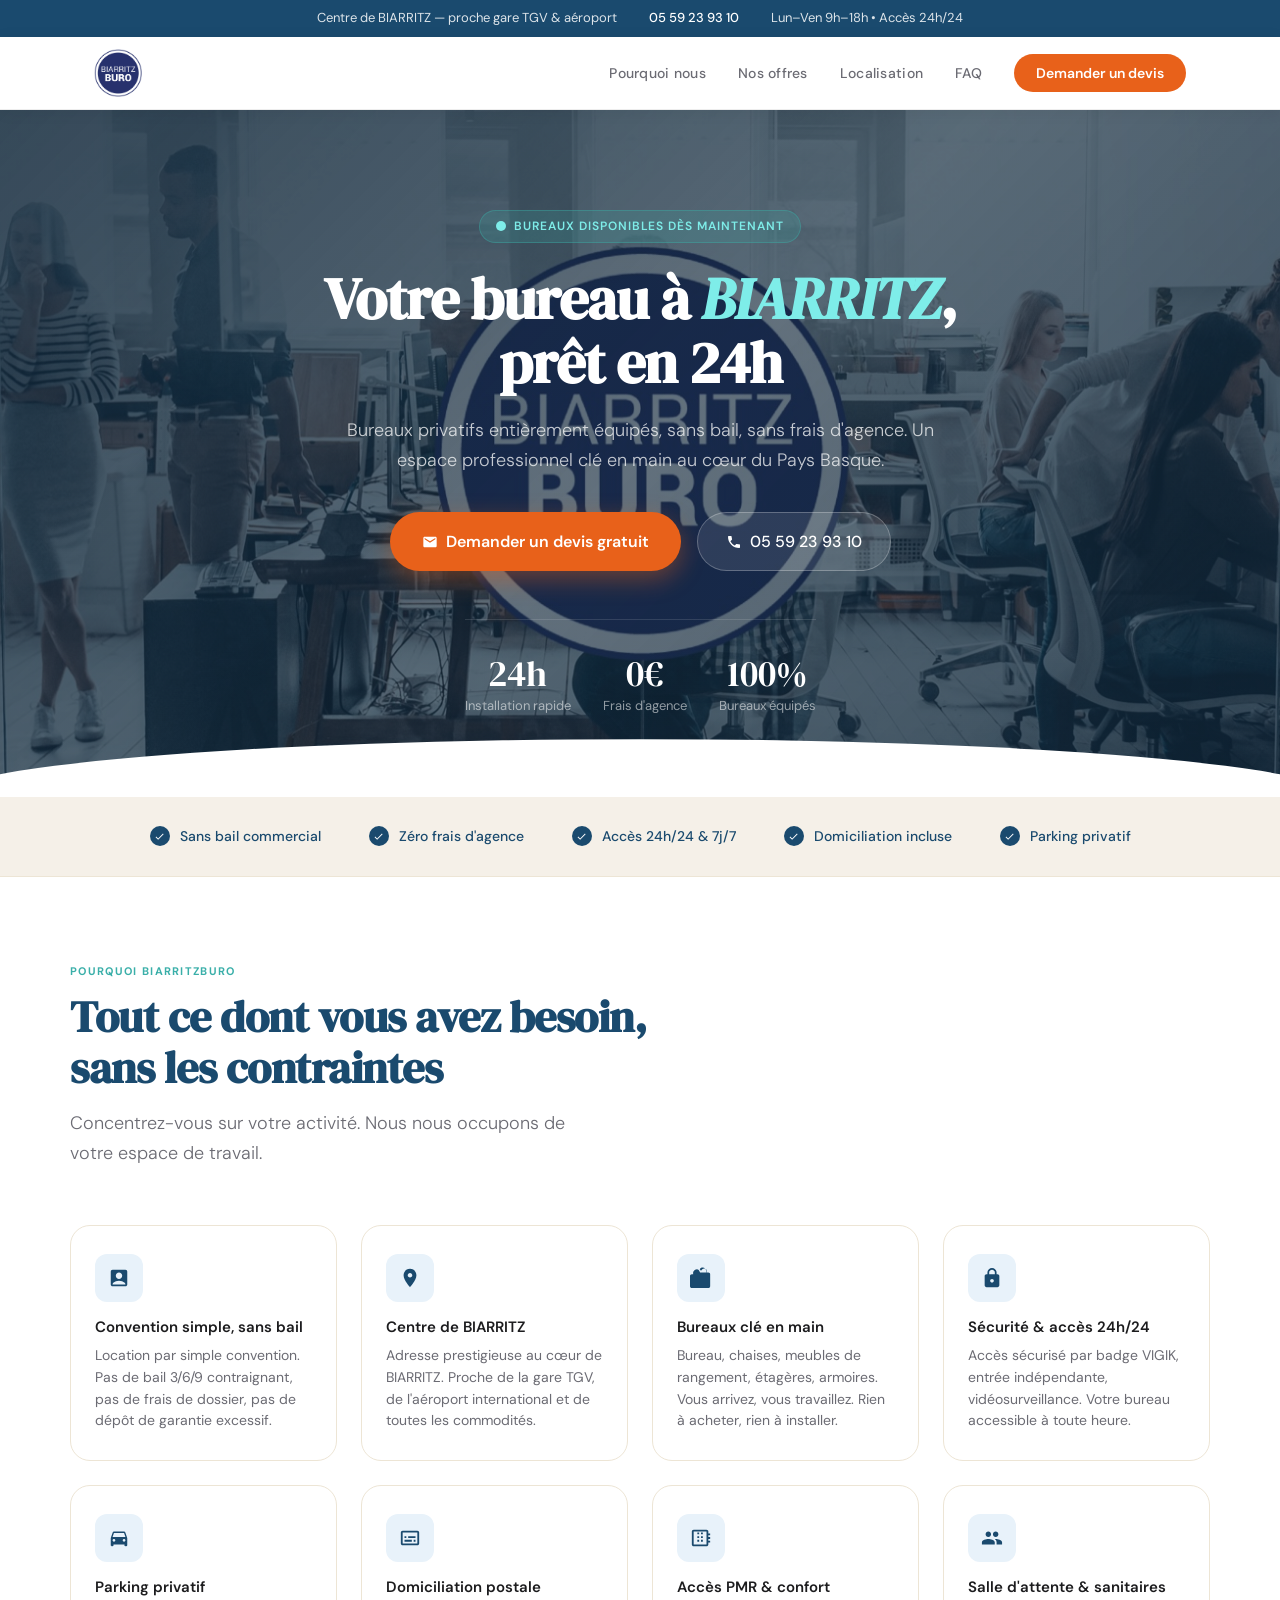
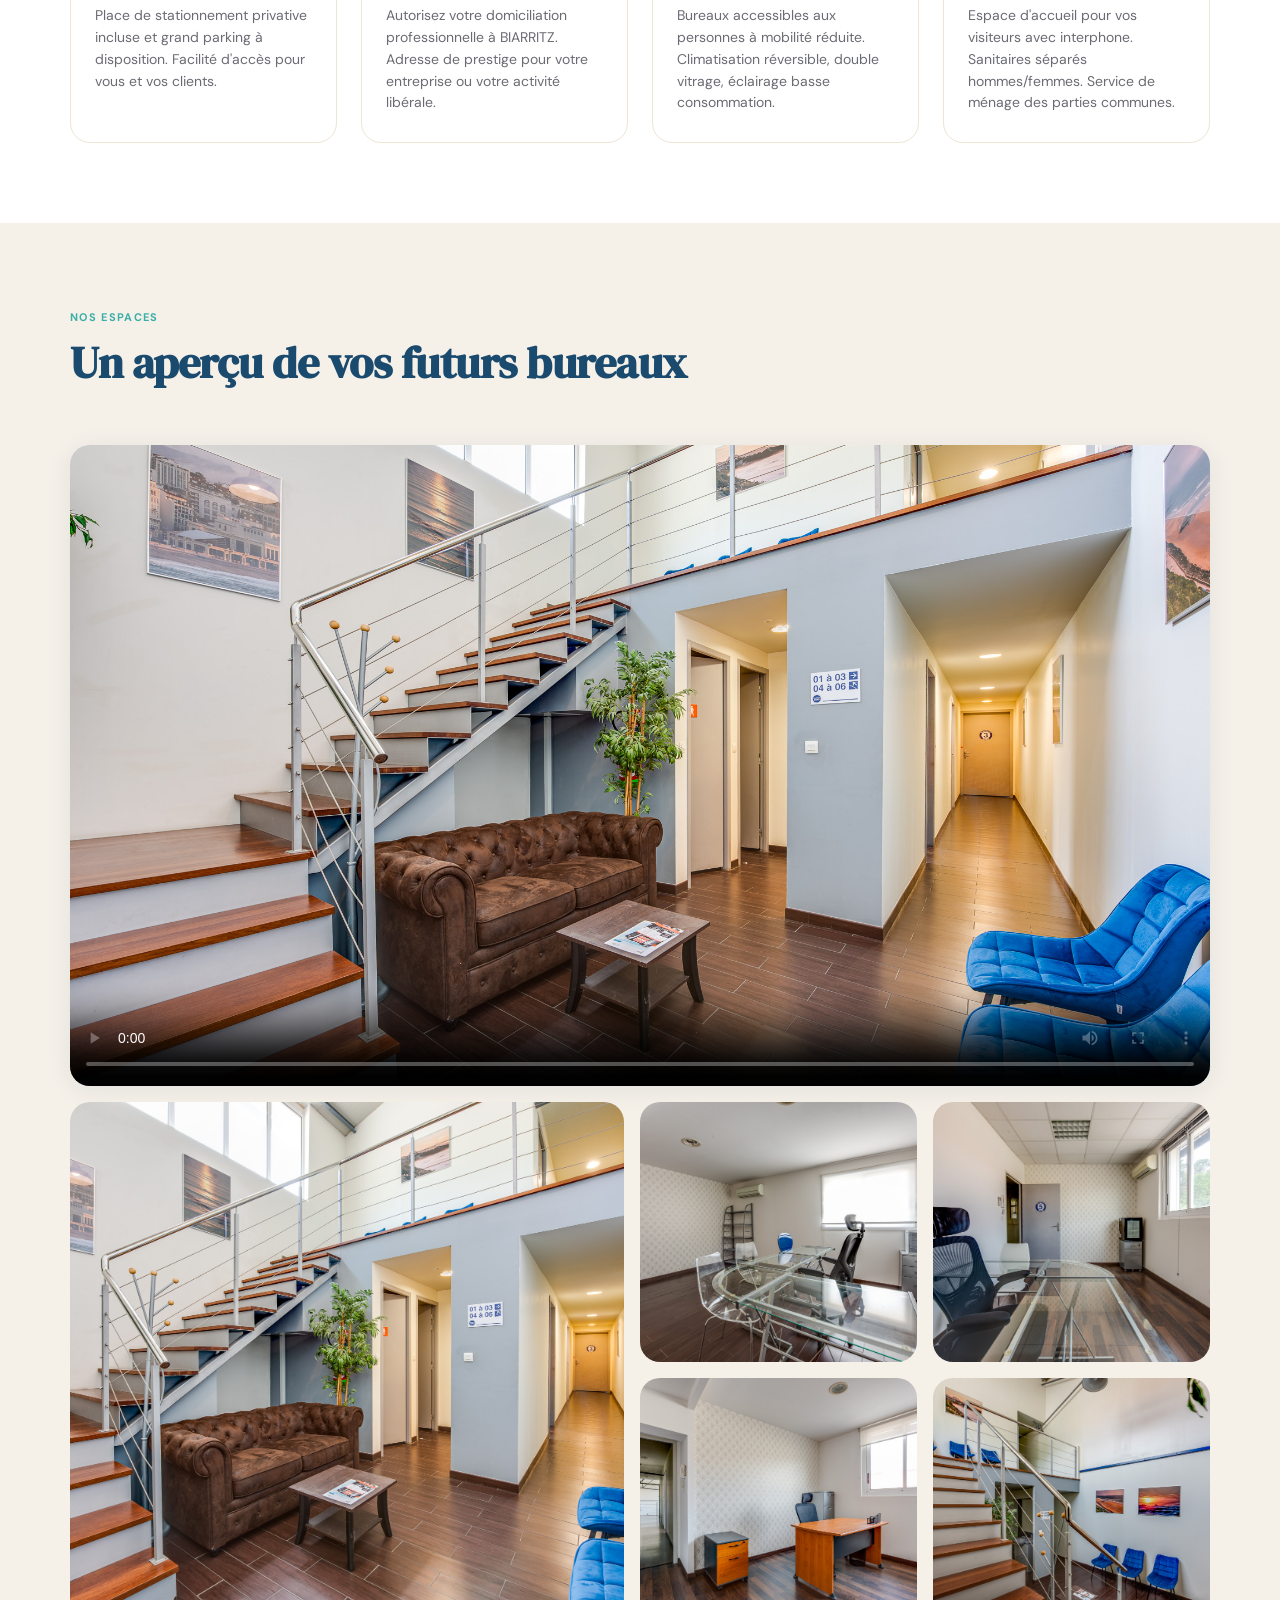
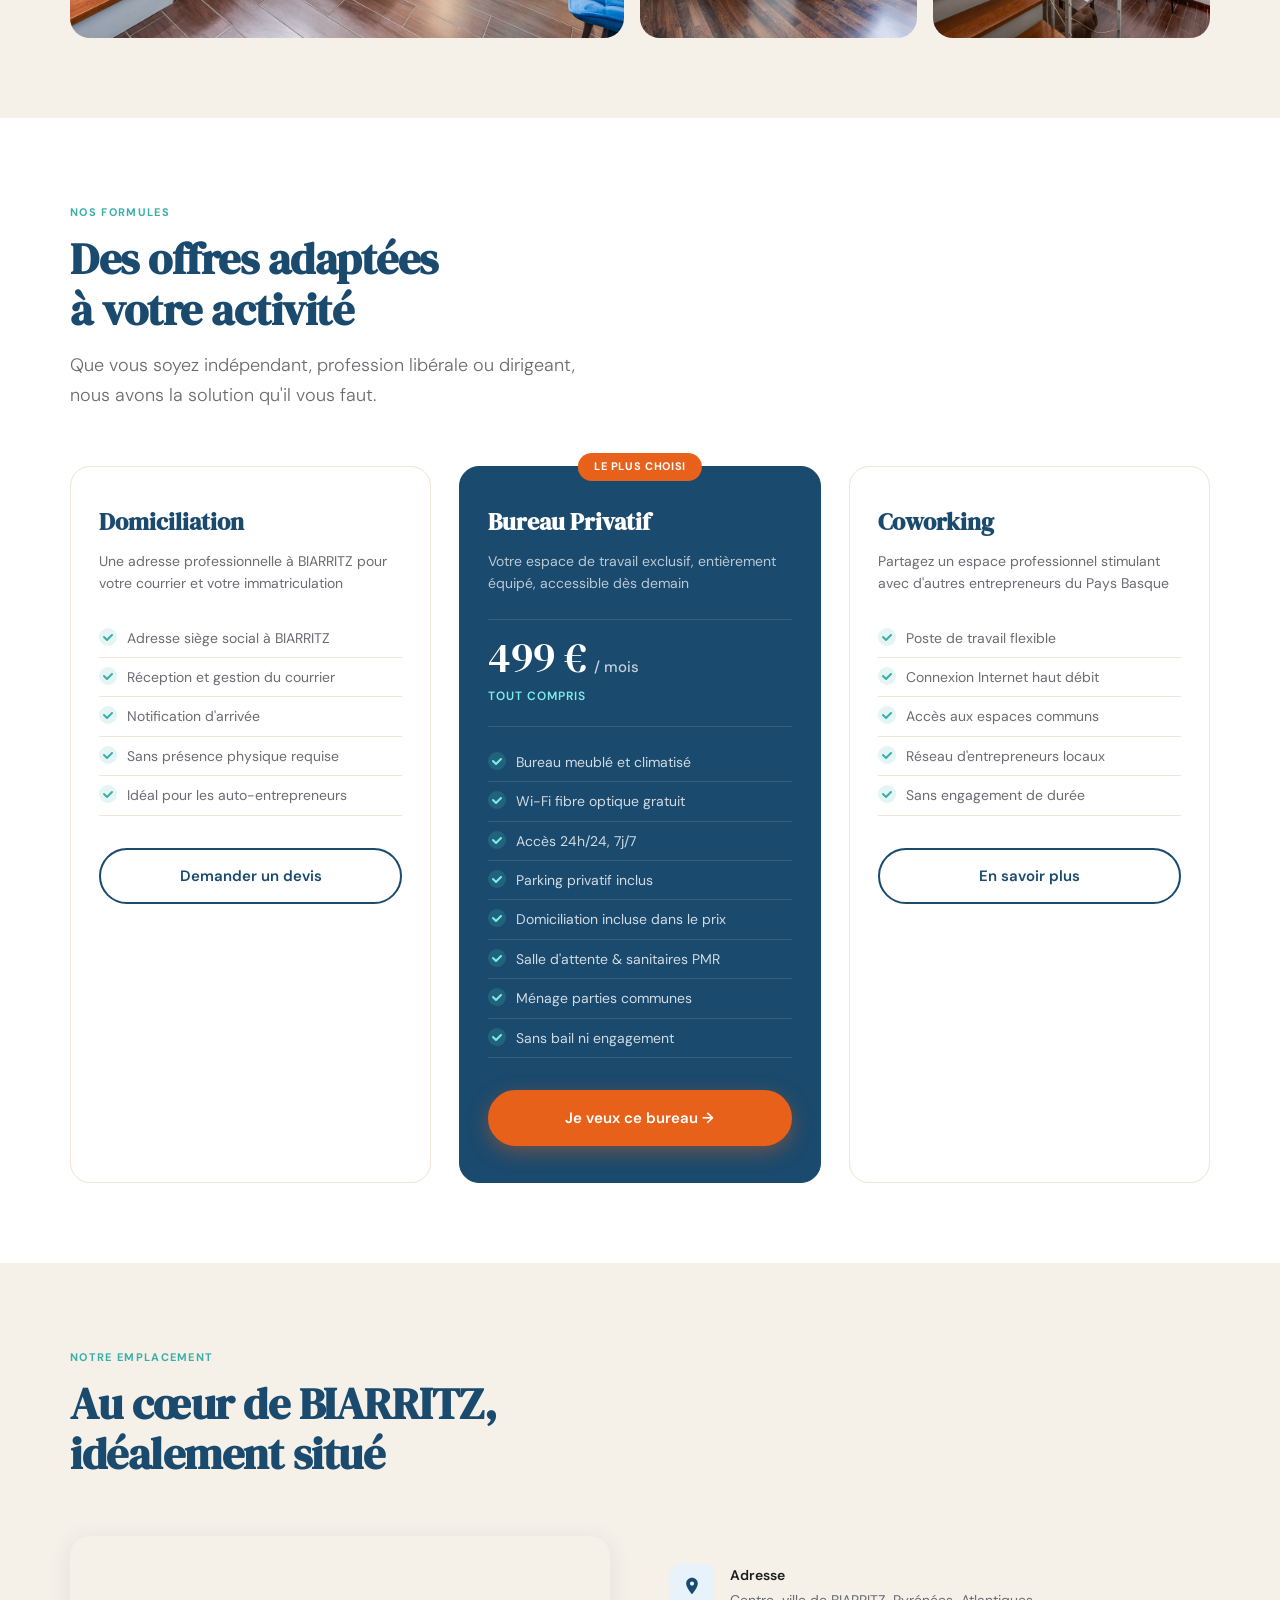
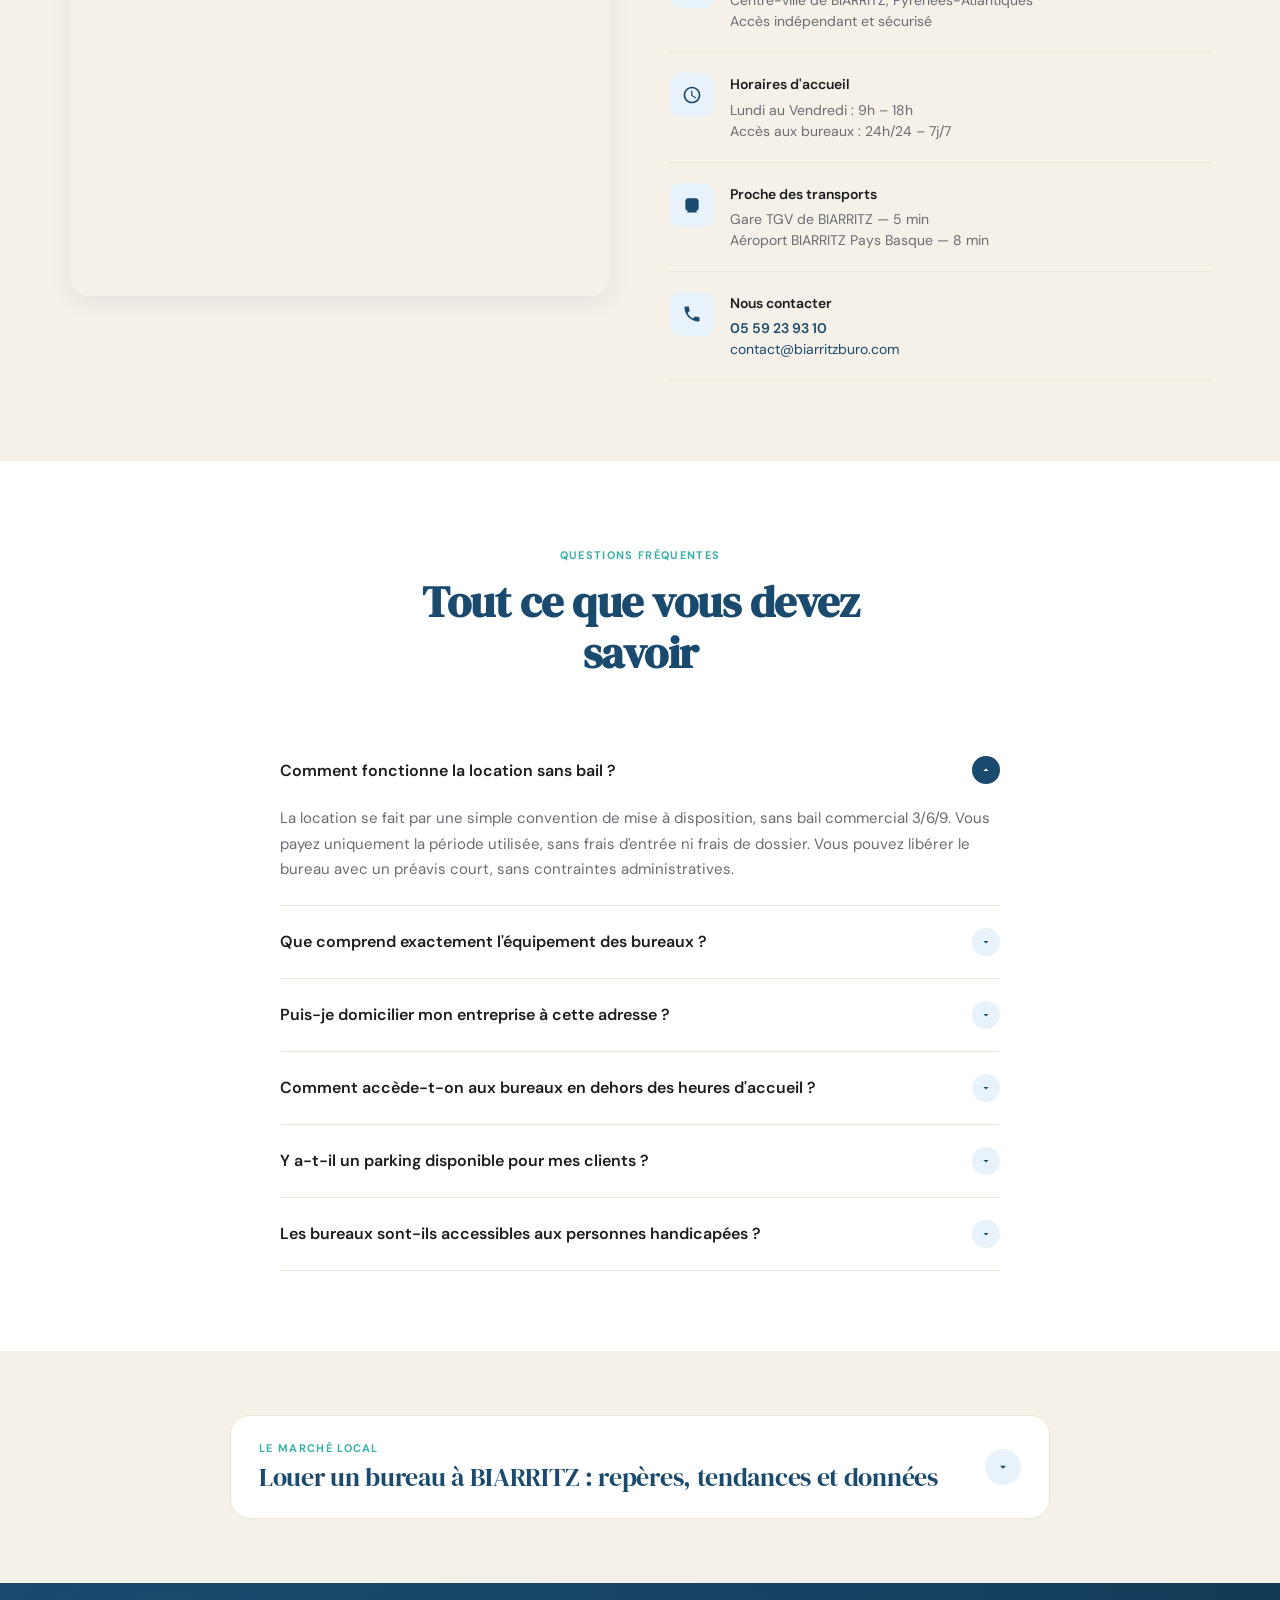
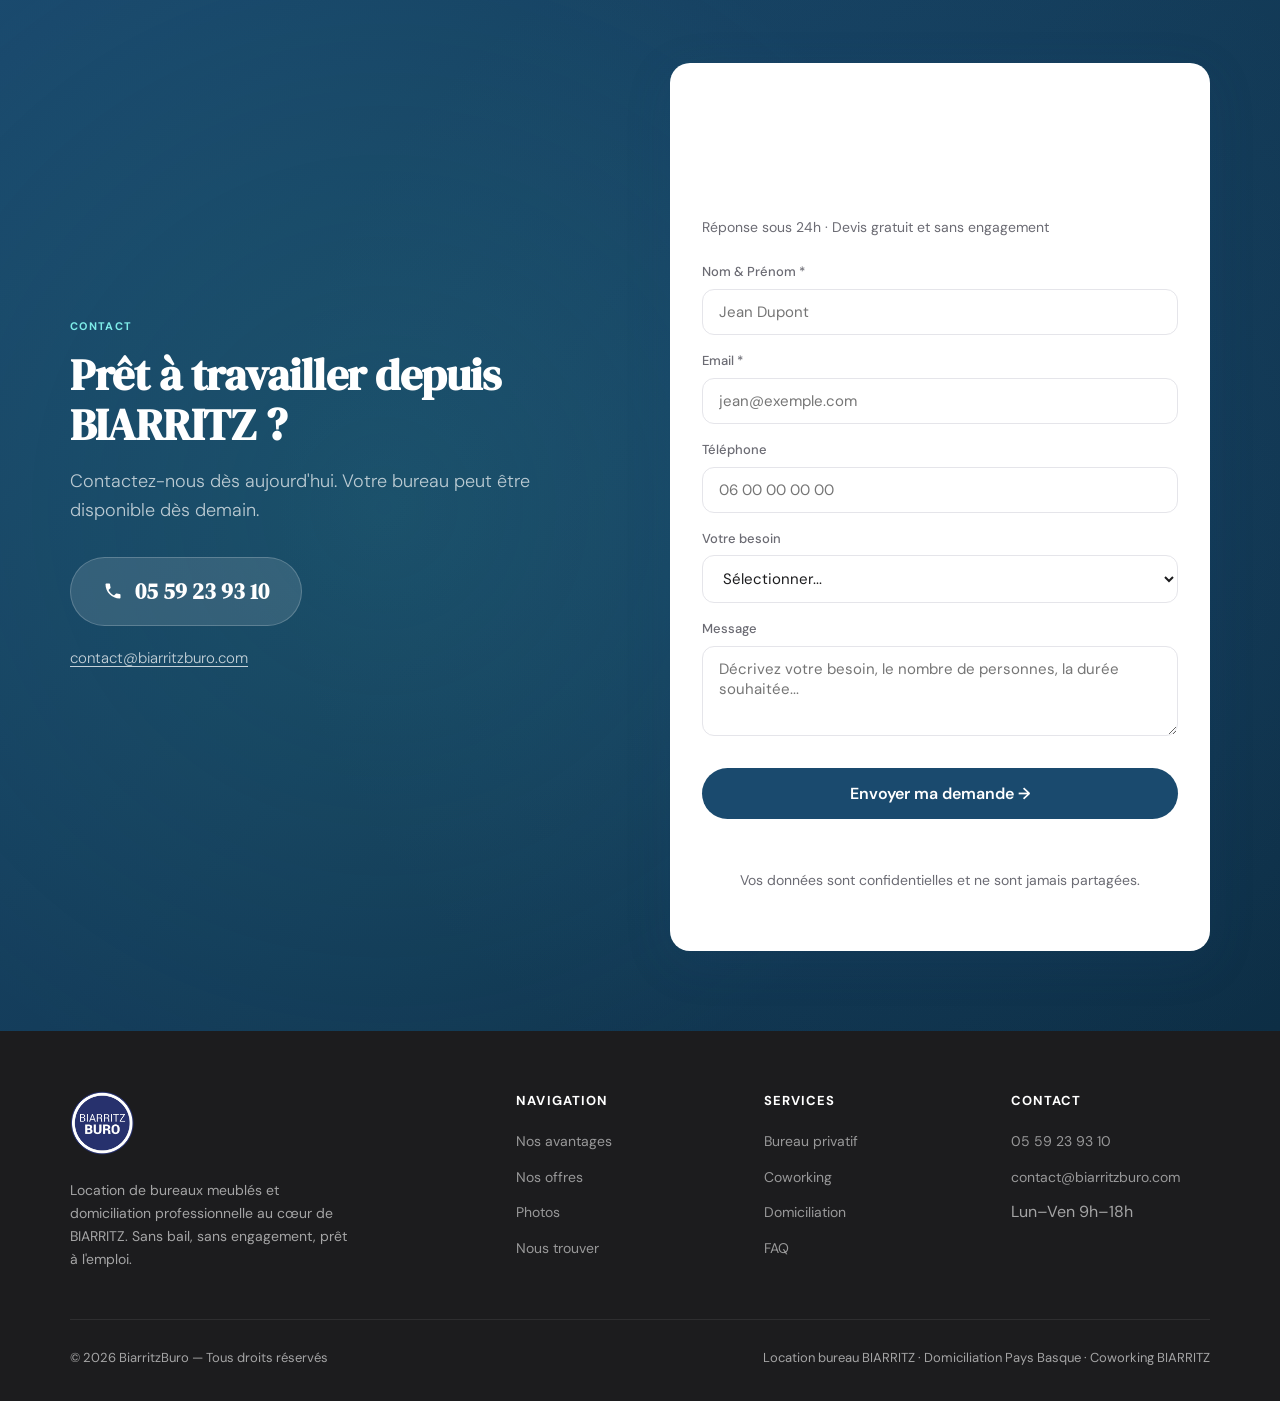
<file: index.html>
<!DOCTYPE html>
<html lang="fr">
<head>
<meta charset="UTF-8">
<meta name="viewport" content="width=device-width, initial-scale=1.0">
<title>Location Bureau BIARRITZ — Bureaux Meublés & Domiciliation | BiarritzBuro</title>
<meta name="description" content="Louez un bureau privatif à BIARRITZ dès aujourd'hui. Bureaux entièrement équipés, sans bail ni engagement, au cœur de BIARRITZ. Idéal pour indépendants, professions libérales et entreprises. Accès 24h/24.">
<meta name="keywords" content="location bureau BIARRITZ, bureau meublé BIARRITZ, coworking BIARRITZ, domiciliation BIARRITZ, bureau sans engagement, louer bureau Pays Basque">
<meta name="robots" content="index, follow">

<link rel="canonical" href="https://biarritzburo.com/">

<!-- Open Graph -->
<meta property="og:title" content="Location Bureau BIARRITZ — BiarritzBuro">
<meta property="og:description" content="Bureaux privatifs meublés, sans bail ni frais d'agence. Au centre de BIARRITZ, proche gare TGV et aéroport.">
<meta property="og:type" content="website">
<meta property="og:url" content="https://biarritzburo.com/">
<meta property="og:locale" content="fr_FR">
<meta property="og:site_name" content="BiarritzBuro">
<meta property="og:image" content="https://biarritzburo.com/assets/hero-biarritz.jpg">

<!-- Twitter -->
<meta name="twitter:card" content="summary_large_image">
<meta name="twitter:title" content="Location Bureau BIARRITZ — BiarritzBuro">
<meta name="twitter:description" content="Bureaux privatifs meublés, sans bail ni frais d'agence. Au centre de BIARRITZ.">
<meta name="twitter:image" content="https://biarritzburo.com/assets/hero-biarritz.jpg">

<!-- Favicon -->
<link rel="icon" type="image/x-icon" href="assets/favicon.ico">
<link rel="icon" type="image/png" sizes="32x32" href="assets/favicon-32.png">
<link rel="icon" type="image/png" sizes="16x16" href="assets/favicon-16.png">
<link rel="apple-touch-icon" sizes="180x180" href="assets/apple-touch-icon.png">

<!-- Fonts -->
<link rel="preconnect" href="https://fonts.googleapis.com">
<link rel="preconnect" href="https://fonts.gstatic.com" crossorigin>
<link href="https://fonts.googleapis.com/css2?family=DM+Serif+Display:ital@0;1&family=DM+Sans:wght@300;400;500;600&display=swap" rel="stylesheet">

<!-- CSS -->
<link rel="stylesheet" href="css/style.css?v=20260624a">

<!-- Schema.org LocalBusiness -->
<script type="application/ld+json">
{
  "@context": "https://schema.org",
  "@type": "LocalBusiness",
  "name": "BiarritzBuro",
  "description": "Location de bureaux meublés et domiciliation à BIARRITZ, sans bail ni engagement.",
  "telephone": "+33559239310",
  "email": "contact@biarritzburo.com",
  "url": "https://biarritzburo.com",
  "address": {
    "@type": "PostalAddress",
    "addressLocality": "BIARRITZ",
    "addressRegion": "Pyrénées-Atlantiques",
    "addressCountry": "FR"
  },
  "geo": {
    "@type": "GeoCoordinates",
    "latitude": "43.4832",
    "longitude": "-1.5586"
  },
  "openingHours": "Mo-Fr 09:00-18:00",
  "priceRange": "€€",
  "sameAs": []
}
</script>
</head>
<body>

<!-- Topbar -->
<div class="topbar">
  <div class="topbar-inner">
    <span>Centre de BIARRITZ — proche gare TGV &amp; aéroport</span>
    <a href="tel:0559239310">05 59 23 93 10</a>
    <span>Lun–Ven 9h–18h • Accès 24h/24</span>
  </div>
</div>

<!-- Navigation -->
<nav>
  <div class="nav-inner">
    <a href="/" class="logo">
      <img src="assets/logo-biarritzburo.png" alt="BiarritzBuro — Location bureau BIARRITZ">
    </a>
    <ul class="nav-links">
      <li><a href="#avantages">Pourquoi nous</a></li>
      <li><a href="#offres">Nos offres</a></li>
      <li><a href="#localisation">Localisation</a></li>
      <li><a href="#faq">FAQ</a></li>
      <li><a href="#contact" class="nav-cta">Demander un devis</a></li>
    </ul>
  </div>
</nav>

<!-- Hero -->
<section class="hero" aria-label="Accueil BiarritzBuro">
  <div class="hero-inner">
    <div class="hero-content">
      <div class="hero-badge">
        <svg width="10" height="10" viewBox="0 0 10 10" fill="currentColor"><circle cx="5" cy="5" r="5"/></svg>
        Bureaux disponibles dès maintenant
      </div>
      <h1>Votre bureau à <em>BIARRITZ</em>,<br>prêt en 24h</h1>
      <p class="hero-subtitle">Bureaux privatifs entièrement équipés, sans bail, sans frais d'agence. Un espace professionnel clé en main au cœur du Pays Basque.</p>
      <div class="hero-actions">
        <a href="#contact" class="btn-primary">
          <svg width="16" height="16" viewBox="0 0 24 24" fill="currentColor"><path d="M20 4H4c-1.1 0-2 .9-2 2v12c0 1.1.9 2 2 2h16c1.1 0 2-.9 2-2V6c0-1.1-.9-2-2-2zm0 4l-8 5-8-5V6l8 5 8-5v2z"/></svg>
          Demander un devis gratuit
        </a>
        <a href="tel:0559239310" class="btn-secondary">
          <svg width="16" height="16" viewBox="0 0 24 24" fill="currentColor"><path d="M6.62 10.79c1.44 2.83 3.76 5.14 6.59 6.59l2.2-2.2c.27-.27.67-.36 1.02-.24 1.12.37 2.33.57 3.57.57.55 0 1 .45 1 1V20c0 .55-.45 1-1 1-9.39 0-17-7.61-17-17 0-.55.45-1 1-1h3.5c.55 0 1 .45 1 1 0 1.25.2 2.45.57 3.57.11.35.03.74-.25 1.02l-2.2 2.2z"/></svg>
          05 59 23 93 10
        </a>
      </div>
      <div class="hero-stats">
        <div>
          <div class="hero-stat-num">24h</div>
          <div class="hero-stat-label">Installation rapide</div>
        </div>
        <div>
          <div class="hero-stat-num">0€</div>
          <div class="hero-stat-label">Frais d'agence</div>
        </div>
        <div>
          <div class="hero-stat-num">100%</div>
          <div class="hero-stat-label">Bureaux équipés</div>
        </div>
      </div>
    </div>
  </div>
  <div class="wave-deco"></div>
</section>

<!-- Trust bar -->
<div class="trust-bar">
  <div class="trust-bar-inner">
    <div class="trust-item">
      <div class="trust-icon"><svg viewBox="0 0 24 24"><path d="M9 16.17L4.83 12l-1.42 1.41L9 19 21 7l-1.41-1.41L9 16.17z"/></svg></div>
      Sans bail commercial
    </div>
    <div class="trust-item">
      <div class="trust-icon"><svg viewBox="0 0 24 24"><path d="M9 16.17L4.83 12l-1.42 1.41L9 19 21 7l-1.41-1.41L9 16.17z"/></svg></div>
      Zéro frais d'agence
    </div>
    <div class="trust-item">
      <div class="trust-icon"><svg viewBox="0 0 24 24"><path d="M9 16.17L4.83 12l-1.42 1.41L9 19 21 7l-1.41-1.41L9 16.17z"/></svg></div>
      Accès 24h/24 &amp; 7j/7
    </div>
    <div class="trust-item">
      <div class="trust-icon"><svg viewBox="0 0 24 24"><path d="M9 16.17L4.83 12l-1.42 1.41L9 19 21 7l-1.41-1.41L9 16.17z"/></svg></div>
      Domiciliation incluse
    </div>
    <div class="trust-item">
      <div class="trust-icon"><svg viewBox="0 0 24 24"><path d="M9 16.17L4.83 12l-1.42 1.41L9 19 21 7l-1.41-1.41L9 16.17z"/></svg></div>
      Parking privatif
    </div>
  </div>
</div>

<!-- Avantages -->
<section class="avantages" id="avantages">
  <div class="container">
    <div class="section-header">
      <span class="section-label">Pourquoi BiarritzBuro</span>
      <h2 class="section-title">Tout ce dont vous avez besoin,<br>sans les contraintes</h2>
      <p class="section-subtitle">Concentrez-vous sur votre activité. Nous nous occupons de votre espace de travail.</p>
    </div>
    <div class="avantages-grid">
      <div class="avantage-card">
        <div class="avantage-icon">
          <svg viewBox="0 0 24 24"><path d="M19 3H5c-1.1 0-2 .9-2 2v14c0 1.1.9 2 2 2h14c1.1 0 2-.9 2-2V5c0-1.1-.9-2-2-2zm-7 3c1.93 0 3.5 1.57 3.5 3.5S13.93 13 12 13s-3.5-1.57-3.5-3.5S10.07 6 12 6zm7 13H5v-.23c0-.62.28-1.2.76-1.58C7.47 15.82 9.64 15 12 15s4.53.82 6.24 2.19c.48.38.76.97.76 1.58V19z"/></svg>
        </div>
        <h3>Convention simple, sans bail</h3>
        <p>Location par simple convention. Pas de bail 3/6/9 contraignant, pas de frais de dossier, pas de dépôt de garantie excessif.</p>
      </div>
      <div class="avantage-card">
        <div class="avantage-icon">
          <svg viewBox="0 0 24 24"><path d="M12 2C8.13 2 5 5.13 5 9c0 5.25 7 13 7 13s7-7.75 7-13c0-3.87-3.13-7-7-7zm0 9.5c-1.38 0-2.5-1.12-2.5-2.5s1.12-2.5 2.5-2.5 2.5 1.12 2.5 2.5-1.12 2.5-2.5 2.5z"/></svg>
        </div>
        <h3>Centre de BIARRITZ</h3>
        <p>Adresse prestigieuse au cœur de BIARRITZ. Proche de la gare TGV, de l'aéroport international et de toutes les commodités.</p>
      </div>
      <div class="avantage-card">
        <div class="avantage-icon">
          <svg viewBox="0 0 24 24"><path d="M20 6h-2.18c.07-.44.18-.88.18-1.33C18 2.54 15.96.5 13.67.5c-1.32 0-2.4.75-3.09 1.85L12 4l1.42-1.65C13.98 1.65 14.78 1.5 15.5 1.5c1.65 0 3 1.35 3 3 0 .54-.15 1.03-.4 1.5H11l-.82-1.56C9.67 3.37 8.78 2.5 7.67 2.5 5.38 2.5 3.34 4.54 3.34 6.67c0 .45.11.89.18 1.33H2c-1.1 0-2 .9-2 2v11c0 1.1.9 2 2 2h18c1.1 0 2-.9 2-2V8c0-1.1-.9-2-2-2z"/></svg>
        </div>
        <h3>Bureaux clé en main</h3>
        <p>Bureau, chaises, meubles de rangement, étagères, armoires. Vous arrivez, vous travaillez. Rien à acheter, rien à installer.</p>
      </div>
      <div class="avantage-card">
        <div class="avantage-icon">
          <svg viewBox="0 0 24 24"><path d="M18 8h-1V6c0-2.76-2.24-5-5-5S7 3.24 7 6v2H6c-1.1 0-2 .9-2 2v10c0 1.1.9 2 2 2h12c1.1 0 2-.9 2-2V10c0-1.1-.9-2-2-2zm-6 9c-1.1 0-2-.9-2-2s.9-2 2-2 2 .9 2 2-.9 2-2 2zm3.1-9H8.9V6c0-1.71 1.39-3.1 3.1-3.1 1.71 0 3.1 1.39 3.1 3.1v2z"/></svg>
        </div>
        <h3>Sécurité &amp; accès 24h/24</h3>
        <p>Accès sécurisé par badge VIGIK, entrée indépendante, vidéosurveillance. Votre bureau accessible à toute heure.</p>
      </div>
      <div class="avantage-card">
        <div class="avantage-icon">
          <svg viewBox="0 0 24 24"><path d="M18.92 6.01C18.72 5.42 18.16 5 17.5 5h-11c-.66 0-1.21.42-1.42 1.01L3 12v8c0 .55.45 1 1 1h1c.55 0 1-.45 1-1v-1h12v1c0 .55.45 1 1 1h1c.55 0 1-.45 1-1v-8l-2.08-5.99zM6.5 16c-.83 0-1.5-.67-1.5-1.5S5.67 13 6.5 13s1.5.67 1.5 1.5S7.33 16 6.5 16zm11 0c-.83 0-1.5-.67-1.5-1.5s.67-1.5 1.5-1.5 1.5.67 1.5 1.5-.67 1.5-1.5 1.5zM5 11l1.5-4.5h11L19 11H5z"/></svg>
        </div>
        <h3>Parking privatif</h3>
        <p>Place de stationnement privative incluse et grand parking à disposition. Facilité d'accès pour vous et vos clients.</p>
      </div>
      <div class="avantage-card">
        <div class="avantage-icon">
          <svg viewBox="0 0 24 24"><path d="M20 4H4c-1.1 0-2 .9-2 2v12c0 1.1.9 2 2 2h16c1.1 0 2-.9 2-2V6c0-1.1-.9-2-2-2zm0 14H4V6h16v12zM6 10h2v2H6v-2zm0 4h8v2H6v-2zm10 0h2v2h-2v-2zm-6-4h8v2h-8v-2z"/></svg>
        </div>
        <h3>Domiciliation postale</h3>
        <p>Autorisez votre domiciliation professionnelle à BIARRITZ. Adresse de prestige pour votre entreprise ou votre activité libérale.</p>
      </div>
      <div class="avantage-card">
        <div class="avantage-icon">
          <svg viewBox="0 0 24 24"><path d="M22 9V7h-2V5c0-1.1-.9-2-2-2H4c-1.1 0-2 .9-2 2v14c0 1.1.9 2 2 2h14c1.1 0 2-.9 2-2v-2h2v-2h-2v-2h2v-2h-2V9h2zm-4 10H4V5h14v14z"/><path d="M8 14h2v2H8zm0-4h2v2H8zm0-4h2v2H8zm4 8h2v2h-2zm0-4h2v2h-2zm0-4h2v2h-2z"/></svg>
        </div>
        <h3>Accès PMR &amp; confort</h3>
        <p>Bureaux accessibles aux personnes à mobilité réduite. Climatisation réversible, double vitrage, éclairage basse consommation.</p>
      </div>
      <div class="avantage-card">
        <div class="avantage-icon">
          <svg viewBox="0 0 24 24"><path d="M16 11c1.66 0 2.99-1.34 2.99-3S17.66 5 16 5c-1.66 0-3 1.34-3 3s1.34 3 3 3zm-8 0c1.66 0 2.99-1.34 2.99-3S9.66 5 8 5C6.34 5 5 6.34 5 8s1.34 3 3 3zm0 2c-2.33 0-7 1.17-7 3.5V19h14v-2.5c0-2.33-4.67-3.5-7-3.5zm8 0c-.29 0-.62.02-.97.05 1.16.84 1.97 1.97 1.97 3.45V19h6v-2.5c0-2.33-4.67-3.5-7-3.5z"/></svg>
        </div>
        <h3>Salle d'attente &amp; sanitaires</h3>
        <p>Espace d'accueil pour vos visiteurs avec interphone. Sanitaires séparés hommes/femmes. Service de ménage des parties communes.</p>
      </div>
    </div>
  </div>
</section>

<!-- Galerie -->
<section class="galerie" id="galerie" aria-label="Photos des bureaux">
  <div class="container">
    <div class="section-header">
      <span class="section-label">Nos espaces</span>
      <h2 class="section-title">Un aperçu de vos futurs bureaux</h2>
    </div>
    <div class="galerie-video">
      <video class="galerie-video-el" controls preload="metadata" playsinline poster="assets/bureau-biarritz-hall-entree.jpg">
        <source src="assets/biarritz-buro-presentation-v2.mp4" type="video/mp4">
        Votre navigateur ne prend pas en charge la lecture vidéo.
      </video>
    </div>
    <div class="galerie-grid">
      <div class="galerie-item">
        <img class="galerie-img" src="assets/bureau-biarritz-hall-entree.jpg" alt="Hall d'accueil BiarritzBuro — entrée et espace d'attente avec escalier" loading="lazy">
      </div>
      <div class="galerie-item">
        <img class="galerie-img" src="assets/bureau-biarritz-design-moderne.jpg" alt="Bureau privatif design à BIARRITZ — table en verre et chaises modernes" loading="lazy">
      </div>
      <div class="galerie-item">
        <img class="galerie-img" src="assets/bureau-biarritz-prive-meuble.jpg" alt="Bureau privé meublé à louer à BIARRITZ — fauteuil ergonomique et climatisation" loading="lazy">
      </div>
      <div class="galerie-item">
        <img class="galerie-img" src="assets/bureau-biarritz-classique.jpg" alt="Bureau professionnel équipé à BIARRITZ — bureau bois et caisson de rangement" loading="lazy">
      </div>
      <div class="galerie-item">
        <img class="galerie-img" src="assets/bureau-biarritz-salle-attente.jpg" alt="Salle d'attente BiarritzBuro — espace d'accueil pour vos visiteurs" loading="lazy">
      </div>
    </div>
  </div>
</section>

<!-- Offres -->
<section class="offres" id="offres">
  <div class="container">
    <div class="section-header">
      <span class="section-label">Nos formules</span>
      <h2 class="section-title">Des offres adaptées<br>à votre activité</h2>
      <p class="section-subtitle">Que vous soyez indépendant, profession libérale ou dirigeant, nous avons la solution qu'il vous faut.</p>
    </div>
    <div class="offres-grid">
      <div class="offre-card">
        <h3>Domiciliation</h3>
        <p>Une adresse professionnelle à BIARRITZ pour votre courrier et votre immatriculation</p>
        <ul class="offre-features">
          <li>Adresse siège social à BIARRITZ</li>
          <li>Réception et gestion du courrier</li>
          <li>Notification d'arrivée</li>
          <li>Sans présence physique requise</li>
          <li>Idéal pour les auto-entrepreneurs</li>
        </ul>
        <a href="https://www.biarritzdomiciliation.com/" class="btn-offre" target="_blank" rel="noopener">Demander un devis</a>
      </div>
      <div class="offre-card featured">
        <span class="offre-badge">Le plus choisi</span>
        <h3>Bureau Privatif</h3>
        <p>Votre espace de travail exclusif, entièrement équipé, accessible dès demain</p>
        <div class="offre-price">
          <span class="offre-price-num">499&nbsp;€</span>
          <span class="offre-price-period">/ mois</span>
          <span class="offre-price-note">tout compris</span>
        </div>
        <ul class="offre-features">
          <li>Bureau meublé et climatisé</li>
          <li>Wi-Fi fibre optique gratuit</li>
          <li>Accès 24h/24, 7j/7</li>
          <li>Parking privatif inclus</li>
          <li>Domiciliation incluse dans le prix</li>
          <li>Salle d'attente &amp; sanitaires PMR</li>
          <li>Ménage parties communes</li>
          <li>Sans bail ni engagement</li>
        </ul>
        <a href="#contact" class="btn-offre">Je veux ce bureau →</a>
      </div>
      <div class="offre-card">
        <h3>Coworking</h3>
        <p>Partagez un espace professionnel stimulant avec d'autres entrepreneurs du Pays Basque</p>
        <ul class="offre-features">
          <li>Poste de travail flexible</li>
          <li>Connexion Internet haut débit</li>
          <li>Accès aux espaces communs</li>
          <li>Réseau d'entrepreneurs locaux</li>
          <li>Sans engagement de durée</li>
        </ul>
        <a href="#contact" class="btn-offre">En savoir plus</a>
      </div>
    </div>
  </div>
</section>

<!-- Localisation -->
<section class="localisation" id="localisation">
  <div class="container">
    <div class="section-header">
      <span class="section-label">Notre emplacement</span>
      <h2 class="section-title">Au cœur de BIARRITZ,<br>idéalement situé</h2>
    </div>
    <div class="localisation-grid">
      <div class="map-embed">
        <iframe
          src="https://www.google.com/maps/embed?pb=!1m18!1m12!1m3!1d2922.5!2d-1.5586!3d43.4832!2m3!1f0!2f0!3f0!3m2!1i1024!2i768!4f13.1!3m3!1m2!1s0xd51154790682891%3A0x8f63d71aae917b37!2sBiarritz+Buro!5e0!3m2!1sfr!2sfr!4v1"
          allowfullscreen=""
          loading="lazy"
          title="Localisation BiarritzBuro — Centre de BIARRITZ"
          referrerpolicy="no-referrer-when-downgrade">
        </iframe>
      </div>
      <div class="loc-details">
        <div class="loc-item">
          <div class="loc-icon">
            <svg viewBox="0 0 24 24"><path d="M12 2C8.13 2 5 5.13 5 9c0 5.25 7 13 7 13s7-7.75 7-13c0-3.87-3.13-7-7-7zm0 9.5c-1.38 0-2.5-1.12-2.5-2.5s1.12-2.5 2.5-2.5 2.5 1.12 2.5 2.5-1.12 2.5-2.5 2.5z"/></svg>
          </div>
          <div>
            <h4>Adresse</h4>
            <p>Centre-ville de BIARRITZ, Pyrénées-Atlantiques<br>Accès indépendant et sécurisé</p>
          </div>
        </div>
        <div class="loc-item">
          <div class="loc-icon">
            <svg viewBox="0 0 24 24"><path d="M11.99 2C6.47 2 2 6.48 2 12s4.47 10 9.99 10C17.52 22 22 17.52 22 12S17.52 2 11.99 2zM12 20c-4.42 0-8-3.58-8-8s3.58-8 8-8 8 3.58 8 8-3.58 8-8 8zm.5-13H11v6l5.25 3.15.75-1.23-4.5-2.67V7z"/></svg>
          </div>
          <div>
            <h4>Horaires d'accueil</h4>
            <p>Lundi au Vendredi : 9h – 18h<br>Accès aux bureaux : 24h/24 – 7j/7</p>
          </div>
        </div>
        <div class="loc-item">
          <div class="loc-icon">
            <svg viewBox="0 0 24 24"><path d="M4 15.5C4 17.43 5.57 19 7.5 19L6 20.5v.5h12v-.5L16.5 19c1.93 0 3.5-1.57 3.5-3.5v-8C20 5.57 18.43 4 16.5 4h-9C5.57 4 4 5.57 4 7.5v8z"/></svg>
          </div>
          <div>
            <h4>Proche des transports</h4>
            <p>Gare TGV de BIARRITZ — 5 min<br>Aéroport BIARRITZ Pays Basque — 8 min</p>
          </div>
        </div>
        <div class="loc-item">
          <div class="loc-icon">
            <svg viewBox="0 0 24 24"><path d="M6.62 10.79c1.44 2.83 3.76 5.14 6.59 6.59l2.2-2.2c.27-.27.67-.36 1.02-.24 1.12.37 2.33.57 3.57.57.55 0 1 .45 1 1V20c0 .55-.45 1-1 1-9.39 0-17-7.61-17-17 0-.55.45-1 1-1h3.5c.55 0 1 .45 1 1 0 1.25.2 2.45.57 3.57.11.35.03.74-.25 1.02l-2.2 2.2z"/></svg>
          </div>
          <div>
            <h4>Nous contacter</h4>
            <p>
              <a href="tel:0559239310" class="loc-phone">05 59 23 93 10</a><br>
              <a href="mailto:contact@biarritzburo.com">contact@biarritzburo.com</a>
            </p>
          </div>
        </div>
      </div>
    </div>
  </div>
</section>

<!-- FAQ -->
<section class="faq" id="faq">
  <div class="container">
    <div class="section-header faq-centered">
      <span class="section-label">Questions fréquentes</span>
      <h2 class="section-title">Tout ce que vous devez savoir</h2>
    </div>
    <div class="faq-list">
      <div class="faq-item open">
        <button class="faq-question" aria-expanded="true">
          Comment fonctionne la location sans bail ?
          <span class="faq-arrow"><svg viewBox="0 0 24 24"><path d="M7 10l5 5 5-5z"/></svg></span>
        </button>
        <div class="faq-answer">
          <div class="faq-answer-inner">La location se fait par une simple convention de mise à disposition, sans bail commercial 3/6/9. Vous payez uniquement la période utilisée, sans frais d'entrée ni frais de dossier. Vous pouvez libérer le bureau avec un préavis court, sans contraintes administratives.</div>
        </div>
      </div>
      <div class="faq-item">
        <button class="faq-question" aria-expanded="false">
          Que comprend exactement l'équipement des bureaux ?
          <span class="faq-arrow"><svg viewBox="0 0 24 24"><path d="M7 10l5 5 5-5z"/></svg></span>
        </button>
        <div class="faq-answer">
          <div class="faq-answer-inner">Chaque bureau est équipé de : bureau de travail, chaises, meubles de rangement, étagères, armoire basse, bloc tiroir, climatiseur réversible chaud/froid et double vitrage. Le ménage des parties communes (couloirs, salle d'attente, sanitaires) est inclus.</div>
        </div>
      </div>
      <div class="faq-item">
        <button class="faq-question" aria-expanded="false">
          Puis-je domicilier mon entreprise à cette adresse ?
          <span class="faq-arrow"><svg viewBox="0 0 24 24"><path d="M7 10l5 5 5-5z"/></svg></span>
        </button>
        <div class="faq-answer">
          <div class="faq-answer-inner">Oui, la domiciliation postale est autorisée. Vous pouvez utiliser notre adresse comme siège social de votre société ou adresse professionnelle pour votre activité libérale. Nous gérons la réception de votre courrier.</div>
        </div>
      </div>
      <div class="faq-item">
        <button class="faq-question" aria-expanded="false">
          Comment accède-t-on aux bureaux en dehors des heures d'accueil ?
          <span class="faq-arrow"><svg viewBox="0 0 24 24"><path d="M7 10l5 5 5-5z"/></svg></span>
        </button>
        <div class="faq-answer">
          <div class="faq-answer-inner">Les bureaux sont accessibles 24h/24 et 7j/7 via le système VIGIK (badge électronique sécurisé). L'entrée est indépendante et sécurisée. La vidéosurveillance assure la sécurité des lieux à toute heure.</div>
        </div>
      </div>
      <div class="faq-item">
        <button class="faq-question" aria-expanded="false">
          Y a-t-il un parking disponible pour mes clients ?
          <span class="faq-arrow"><svg viewBox="0 0 24 24"><path d="M7 10l5 5 5-5z"/></svg></span>
        </button>
        <div class="faq-answer">
          <div class="faq-answer-inner">Oui, une place de stationnement privative est incluse dans votre location. Un grand parking est également disponible à proximité pour faciliter l'accès de vos visiteurs et clients.</div>
        </div>
      </div>
      <div class="faq-item">
        <button class="faq-question" aria-expanded="false">
          Les bureaux sont-ils accessibles aux personnes handicapées ?
          <span class="faq-arrow"><svg viewBox="0 0 24 24"><path d="M7 10l5 5 5-5z"/></svg></span>
        </button>
        <div class="faq-answer">
          <div class="faq-answer-inner">Oui, les bureaux sont entièrement accessibles aux personnes à mobilité réduite (PMR), conformément aux normes en vigueur.</div>
        </div>
      </div>
    </div>
  </div>
</section>

<!-- Guide du marché (SEO) -->
<section class="guide-section" aria-labelledby="guide-title">
  <div class="container">
    <details class="guide-details">
      <summary class="guide-summary">
        <span class="guide-summary-text">
          <span class="guide-summary-kicker">Le marché local</span>
          <span id="guide-title" class="guide-summary-title">Louer un bureau à BIARRITZ : repères, tendances et données</span>
        </span>
        <span class="guide-summary-arrow" aria-hidden="true">
          <svg viewBox="0 0 24 24"><path d="M7 10l5 5 5-5z"/></svg>
        </span>
      </summary>
      <div class="guide-body">
        <h3>BIARRITZ, pôle d'activité structurant sur la côte basque</h3>
        <p>Longtemps perçue comme une destination exclusivement balnéaire, BIARRITZ s'est affirmée ces dernières années comme un véritable pôle économique du Pays Basque. Avec environ 25 000 habitants intra-muros et un bassin de vie de près de 320 000 personnes à l'échelle de la Communauté d'Agglomération Pays Basque, la ville concentre une économie nettement plus diversifiée que son image de carte postale ne le laisse penser. Industries du surf et du lifestyle, numérique, santé et thalassothérapie, services aux entreprises, banque privée, professions libérales et cabinets de conseil y cohabitent et y recrutent. Cette diversification alimente une demande soutenue pour des espaces de travail professionnels, flexibles et bien situés.</p>

        <h3>Une accessibilité rare pour une ville de cette taille</h3>
        <p>L'un des atouts majeurs de BIARRITZ en matière d'implantation professionnelle tient à sa desserte. La gare de BIARRITZ-La-Négresse est traversée chaque jour par plusieurs TGV directs reliant Paris-Montparnasse en un peu plus de quatre heures, ce qui place la ville à distance de réunion de la capitale comme de Bordeaux (environ deux heures). L'aéroport de BIARRITZ-Pays-Basque (code BIQ), à moins de dix minutes du centre, propose des liaisons régulières vers Paris, Lyon, Nice, Genève ou Londres. Cette double desserte, inhabituelle pour une commune de 25 000 habitants, explique l'intérêt croissant des dirigeants parisiens et bordelais pour une antenne ou un siège secondaire sur la côte basque.</p>

        <h3>Un marché de bureaux contraint, en tension durable</h3>
        <p>Le marché immobilier tertiaire de BIARRITZ se caractérise par une offre foncière structurellement limitée. La géographie de la commune — enserrée entre l'océan, Anglet et Bidart — et la forte pression résidentielle laissent peu de place au développement de grands programmes de bureaux neufs. Résultat : le taux de vacance reste faible, les locaux de qualité trouvent rapidement preneur et les prix se situent sensiblement au-dessus de la moyenne régionale. À titre d'ordre de grandeur, les loyers de bureaux classiques en centre-ville de BIARRITZ se situent généralement dans une fourchette d'environ 180 à 280 €/m²/an, avec des pics au-delà pour les adresses prestigieuses en front de mer. En comparaison, Bayonne et Anglet affichent des niveaux plus mesurés, Bordeaux se positionne dans une dynamique proche, et Paris intra-muros reste plusieurs fois plus cher, à des niveaux qui dépassent fréquemment 500 €/m²/an dans les quartiers tertiaires établis.</p>

        <h3>Bail commercial 3/6/9 ou bureau meublé : deux logiques très différentes</h3>
        <p>Louer un bureau à BIARRITZ via un bail commercial 3/6/9 implique un engagement long, des frais d'agence souvent équivalents à un mois de loyer, un dépôt de garantie conséquent, la prise en charge des charges et de la taxe foncière, ainsi qu'un aménagement complet à la charge du preneur : mobilier, climatisation, fibre, téléphonie, fournitures. Pour une profession libérale, un indépendant, un auto-entrepreneur ou une petite structure, ce format est souvent surdimensionné, en coût comme en rigidité.</p>
        <p>À l'inverse, le bureau meublé et équipé loué au mois par convention de mise à disposition répond à une logique radicalement différente : tout est inclus — mobilier, connexion Wi-Fi fibre optique, climatisation, ménage des parties communes, parking privatif, domiciliation postale — et l'engagement se limite à un préavis court. Pour un bureau privatif de ce type à BIARRITZ, les tarifs tout compris démarrent généralement autour de 400 à 500 € par mois et s'échelonnent selon la surface et les prestations. Ce modèle, longtemps cantonné aux grandes métropoles, s'est largement diffusé dans les villes moyennes dynamiques comme BIARRITZ depuis la généralisation du travail hybride.</p>

        <h3>Qui loue un bureau meublé à BIARRITZ ?</h3>
        <p>Les profils qui choisissent la location d'un bureau équipé à BIARRITZ sont variés. On y trouve beaucoup de <strong>professions libérales</strong> — consultants, avocats, experts-comptables, architectes, coachs, ingénieurs indépendants, psychologues — pour lesquels une adresse identifiable et un cadre de travail séparé du domicile participent directement à la crédibilité professionnelle. Viennent ensuite les <strong>auto-entrepreneurs et freelances du numérique</strong>, nombreux sur la côte basque depuis la démocratisation du télétravail, qui ont besoin d'un espace calme, connecté et accessible à toute heure. On y croise également des <strong>dirigeants de PME</strong> qui ouvrent une antenne commerciale locale, des <strong>cadres en télétravail hybride</strong> cherchant à séparer sphère privée et professionnelle, et des <strong>porteurs de projets en phase de lancement</strong> qui souhaitent domicilier leur société à une adresse solide sans engager de frais fixes élevés.</p>

        <h3>Domiciliation d'entreprise à BIARRITZ : ce que prévoit la réglementation</h3>
        <p>La domiciliation commerciale à BIARRITZ est soumise aux mêmes règles que partout en France. Une entreprise peut domicilier son siège social chez un domiciliataire agréé par la préfecture, au sein d'une société de domiciliation déclarée, ou dans un centre d'affaires disposant des autorisations nécessaires. Le contrat de domiciliation doit être écrit, d'une durée minimale de trois mois renouvelable tacitement, et l'adresse doit correspondre à un local physique où l'entreprise est réellement joignable par courrier. Domicilier son activité à BIARRITZ présente un intérêt concret : l'adresse figure sur les documents commerciaux, sur le Kbis, sur Infogreffe et sur tous les supports officiels, et véhicule immédiatement une image de sérieux et d'attractivité. Selon les formules, les prestations de domiciliation seule se situent généralement entre 30 et 80 € HT par mois pour une simple réception de courrier, et au-delà lorsque s'y ajoutent des services complémentaires (réexpédition, scan, accueil téléphonique, mise à disposition d'une salle de réunion).</p>

        <h3>Stationnement, mobilités, qualité d'accueil</h3>
        <p>Le stationnement est l'un des sujets les plus sensibles pour les professionnels implantés en centre de BIARRITZ. La rotation y est stricte, les zones payantes sont étendues, et les clients d'un cabinet ou d'une étude renoncent parfois à se déplacer faute de place. Disposer d'une place de parking privative dédiée à son bureau n'est donc pas un simple confort : c'est un véritable avantage commercial, particulièrement apprécié par les professions qui reçoivent de la clientèle — avocats, notaires, experts-comptables, consultants, coachs, thérapeutes. À cela s'ajoute la qualité d'accueil (salle d'attente, sanitaires conformes, accessibilité aux personnes à mobilité réduite) qui conditionne la perception de sérieux d'un cabinet par ses visiteurs.</p>

        <h3>BIARRITZ, point d'ancrage sur le corridor Bordeaux–San Sebastián</h3>
        <p>Enfin, BIARRITZ occupe une position géographique stratégique sur le corridor atlantique Bordeaux–Bayonne–San Sebastián. La proximité immédiate avec le Pays Basque espagnol, à moins de trente minutes en voiture, en fait un emplacement pertinent pour les structures qui développent une activité transfrontalière : import-export, conseil, accompagnement d'entreprises espagnoles en France ou inversement, tourisme d'affaires. Dans un Pays Basque en croissance démographique et économique continue, disposer d'un bureau professionnel à BIARRITZ — accessible, clairement identifié, entièrement équipé et sans contraintes administratives lourdes — reste l'un des moyens les plus efficaces d'y ancrer durablement son activité, à un coût maîtrisé et avec une flexibilité que le bail commercial classique ne permet pas.</p>
      </div>
    </details>
  </div>
</section>

<!-- Contact / CTA final -->
<section class="cta-section" id="contact" aria-label="Nous contacter">
  <div class="container cta-grid">
    <div class="cta-text">
      <span class="section-label cta-label">Contact</span>
      <h2>Prêt à travailler depuis BIARRITZ ?</h2>
      <p>Contactez-nous dès aujourd'hui. Votre bureau peut être disponible dès demain.</p>
      <a href="tel:0559239310" class="cta-phone">
        <div class="phone-badge">
          <svg width="20" height="20" viewBox="0 0 24 24" fill="currentColor"><path d="M6.62 10.79c1.44 2.83 3.76 5.14 6.59 6.59l2.2-2.2c.27-.27.67-.36 1.02-.24 1.12.37 2.33.57 3.57.57.55 0 1 .45 1 1V20c0 .55-.45 1-1 1-9.39 0-17-7.61-17-17 0-.55.45-1 1-1h3.5c.55 0 1 .45 1 1 0 1.25.2 2.45.57 3.57.11.35.03.74-.25 1.02l-2.2 2.2z"/></svg>
          05 59 23 93 10
        </div>
      </a>
      <p class="cta-mail"><a href="mailto:contact@biarritzburo.com">contact@biarritzburo.com</a></p>
    </div>
    <form class="hero-form-card" id="contact-form" action="send-mail.php" method="post" novalidate>
      <h2>Demande de renseignements</h2>
      <p>Réponse sous 24h · Devis gratuit et sans engagement</p>
      <div class="form-group">
        <label for="nom">Nom &amp; Prénom *</label>
        <input type="text" id="nom" name="nom" placeholder="Jean Dupont" autocomplete="name" required maxlength="120">
      </div>
      <div class="form-group">
        <label for="email">Email *</label>
        <input type="email" id="email" name="email" placeholder="jean@exemple.com" autocomplete="email" required maxlength="200">
      </div>
      <div class="form-group">
        <label for="tel">Téléphone</label>
        <input type="tel" id="tel" name="tel" placeholder="06 00 00 00 00" autocomplete="tel" maxlength="40">
      </div>
      <div class="form-group">
        <label for="besoin">Votre besoin</label>
        <select id="besoin" name="besoin">
          <option value="">Sélectionner...</option>
          <option>Location de bureau privatif</option>
          <option>Domiciliation postale</option>
          <option>Coworking</option>
          <option>Autre renseignement</option>
        </select>
      </div>
      <div class="form-group">
        <label for="message">Message</label>
        <textarea id="message" name="message" placeholder="Décrivez votre besoin, le nombre de personnes, la durée souhaitée..." maxlength="4000"></textarea>
      </div>
      <div class="form-honeypot" aria-hidden="true">
        <label for="website">Ne pas remplir ce champ</label>
        <input type="text" id="website" name="website" tabindex="-1" autocomplete="off">
      </div>
      <button type="submit" class="form-submit">Envoyer ma demande →</button>
      <p class="form-status" id="form-status" role="status" aria-live="polite"></p>
      <p class="form-note">Vos données sont confidentielles et ne sont jamais partagées.</p>
    </form>
  </div>
</section>

<!-- Footer -->
<footer>
  <div class="footer-grid">
    <div class="footer-brand">
      <a href="/">
        <img src="assets/logo-biarritzburo.png" alt="BiarritzBuro">
      </a>
      <p>Location de bureaux meublés et domiciliation professionnelle au cœur de BIARRITZ. Sans bail, sans engagement, prêt à l'emploi.</p>
    </div>
    <div>
      <h4>Navigation</h4>
      <ul>
        <li><a href="#avantages">Nos avantages</a></li>
        <li><a href="#offres">Nos offres</a></li>
        <li><a href="#galerie">Photos</a></li>
        <li><a href="#localisation">Nous trouver</a></li>
      </ul>
    </div>
    <div>
      <h4>Services</h4>
      <ul>
        <li><a href="#offres">Bureau privatif</a></li>
        <li><a href="#offres">Coworking</a></li>
        <li><a href="#offres">Domiciliation</a></li>
        <li><a href="#faq">FAQ</a></li>
      </ul>
    </div>
    <div>
      <h4>Contact</h4>
      <ul>
        <li><a href="tel:0559239310">05 59 23 93 10</a></li>
        <li><a href="mailto:contact@biarritzburo.com">contact@biarritzburo.com</a></li>
        <li><span>Lun–Ven 9h–18h</span></li>
      </ul>
    </div>
  </div>
  <div class="footer-bottom">
    <span>&copy; <span id="year">2026</span> BiarritzBuro — Tous droits réservés</span>
    <span>Location bureau BIARRITZ · Domiciliation Pays Basque · Coworking BIARRITZ</span>
  </div>
</footer>

<script src="js/main.js?v=20260506a"></script>
</body>
</html>
</file>
<file: css/style.css>
/* ============================================
   Reset
   ============================================ */
*, *::before, *::after { box-sizing: border-box; margin: 0; padding: 0; }

:root {
    --sand: #F5F0E8;
    --sand-dark: #EDE5D5;
    --ocean: #1A4A6E;
    --ocean-mid: #2D6A9F;
    --ocean-light: #E8F2FA;
    --wave: #3AAFA9;
    --wave-light: #E5F5F4;
    --text: #1C1C1E;
    --text-muted: #6B6B73;
    --white: #FFFFFF;
    --accent: #E8611A;
    --accent-light: #FFF0E8;
    --radius: 12px;
    --radius-lg: 20px;
    --shadow: 0 4px 24px rgba(26,74,110,0.08);
    --shadow-lg: 0 12px 48px rgba(26,74,110,0.14);
}

html { scroll-behavior: smooth; }

body {
    font-family: 'DM Sans', sans-serif;
    color: var(--text);
    background: var(--white);
    line-height: 1.6;
    font-size: 16px;
}

img, picture, video, canvas, svg { display: block; max-width: 100%; height: auto; }

ul { list-style: none; }

a { color: inherit; text-decoration: none; }

/* ============================================
   Topbar
   ============================================ */
.topbar {
    background: var(--ocean);
    color: rgba(255,255,255,0.85);
    font-size: 13px;
    padding: 8px 0;
    text-align: center;
}
.topbar a { color: var(--white); text-decoration: none; font-weight: 500; }
.topbar a:hover { text-decoration: underline; }
.topbar-inner { display: flex; justify-content: center; gap: 32px; flex-wrap: wrap; }

/* ============================================
   Navigation
   ============================================ */
nav {
    background: var(--white);
    border-bottom: 1px solid rgba(0,0,0,0.07);
    position: sticky; top: 0; z-index: 100;
    box-shadow: 0 2px 16px rgba(0,0,0,0.06);
}
.nav-inner {
    max-width: 1140px;
    margin: 0 auto;
    padding: 0 24px;
    display: flex;
    align-items: center;
    justify-content: space-between;
    height: 72px;
}
.logo {
    font-family: 'DM Serif Display', serif;
    font-size: 24px;
    color: var(--ocean);
    text-decoration: none;
    letter-spacing: -0.5px;
    display: flex;
    align-items: center;
}
.logo img { height: 48px; width: auto; display: block; }
.nav-links { display: flex; gap: 32px; }
.nav-links a {
    text-decoration: none;
    color: var(--text-muted);
    font-size: 14px;
    font-weight: 500;
    letter-spacing: 0.02em;
    transition: color 0.2s;
}
.nav-links a:hover { color: var(--ocean); }
.nav-cta {
    background: var(--accent);
    color: var(--white) !important;
    padding: 10px 22px;
    border-radius: 50px;
    font-weight: 600 !important;
    letter-spacing: 0 !important;
    transition: background 0.2s, transform 0.15s !important;
    white-space: nowrap;
}
.nav-cta:hover { background: #c94f12 !important; transform: translateY(-1px); }

/* ============================================
   Hero
   ============================================ */
.hero {
    background:
        linear-gradient(135deg, rgba(14,36,55,0.82) 0%, rgba(14,36,55,0.65) 50%, rgba(14,36,55,0.78) 100%),
        url('../assets/hero-biarritz.jpg') center center / cover no-repeat;
    position: relative;
    overflow: hidden;
    padding: 100px 24px 80px;
}
.wave-deco {
    position: absolute;
    bottom: -2px; left: 0; right: 0;
    height: 60px;
    background: var(--white);
    clip-path: ellipse(55% 100% at 50% 100%);
}
.hero-inner {
    max-width: 820px;
    margin: 0 auto;
    position: relative;
    z-index: 1;
    text-align: center;
}
.hero-content { display: flex; flex-direction: column; align-items: center; }
.hero h1 { max-width: 780px; }
.hero-subtitle { max-width: 620px; }
.hero-actions { justify-content: center; }
.hero-stats { justify-content: center; }
.hero-badge {
    display: inline-flex;
    align-items: center;
    gap: 8px;
    background: rgba(58,175,169,0.2);
    border: 1px solid rgba(58,175,169,0.4);
    color: #7EEDE9;
    font-size: 12px;
    font-weight: 600;
    letter-spacing: 0.08em;
    text-transform: uppercase;
    padding: 6px 16px;
    border-radius: 50px;
    margin-bottom: 24px;
}
.hero h1 {
    font-family: 'DM Serif Display', serif;
    font-size: clamp(36px, 5vw, 58px);
    color: var(--white);
    line-height: 1.1;
    margin-bottom: 20px;
    letter-spacing: -1px;
}
.hero h1 em { font-style: italic; color: #7EEDE9; }
.hero-subtitle {
    color: rgba(255,255,255,0.75);
    font-size: 18px;
    line-height: 1.7;
    margin-bottom: 36px;
    font-weight: 300;
}
.hero-actions { display: flex; gap: 16px; flex-wrap: wrap; }
.btn-primary {
    display: inline-flex;
    align-items: center;
    gap: 8px;
    background: var(--accent);
    color: var(--white);
    padding: 16px 32px;
    border-radius: 50px;
    font-weight: 600;
    font-size: 16px;
    text-decoration: none;
    transition: background 0.2s, transform 0.15s, box-shadow 0.2s;
    box-shadow: 0 8px 24px rgba(232,97,26,0.4);
}
.btn-primary:hover { background: #c94f12; transform: translateY(-2px); box-shadow: 0 12px 32px rgba(232,97,26,0.5); }
.btn-secondary {
    display: inline-flex;
    align-items: center;
    gap: 8px;
    background: rgba(255,255,255,0.1);
    color: var(--white);
    padding: 16px 28px;
    border-radius: 50px;
    font-weight: 500;
    font-size: 16px;
    text-decoration: none;
    border: 1px solid rgba(255,255,255,0.25);
    transition: background 0.2s;
}
.btn-secondary:hover { background: rgba(255,255,255,0.18); }
.hero-stats {
    display: flex;
    gap: 32px;
    margin-top: 48px;
    padding-top: 36px;
    border-top: 1px solid rgba(255,255,255,0.12);
}
.hero-stat-num {
    font-family: 'DM Serif Display', serif;
    font-size: 36px;
    color: var(--white);
    line-height: 1;
}
.hero-stat-label {
    font-size: 13px;
    color: rgba(255,255,255,0.55);
    margin-top: 4px;
}

/* Formulaire hero */
.hero-form-card {
    background: var(--white);
    border-radius: var(--radius-lg);
    padding: 36px 32px;
    box-shadow: var(--shadow-lg);
}
.hero-form-card h2 {
    font-family: 'DM Serif Display', serif;
    font-size: 22px;
    color: var(--ocean);
    margin-bottom: 6px;
}
.hero-form-card > p {
    color: var(--text-muted);
    font-size: 14px;
    margin-bottom: 24px;
}
.form-group { margin-bottom: 16px; }
.form-group label {
    display: block;
    font-size: 13px;
    font-weight: 500;
    color: var(--text-muted);
    margin-bottom: 6px;
}
.form-group input,
.form-group textarea,
.form-group select {
    width: 100%;
    padding: 12px 16px;
    border: 1.5px solid #E5E5EA;
    border-radius: var(--radius);
    font-family: 'DM Sans', sans-serif;
    font-size: 15px;
    color: var(--text);
    background: var(--white);
    transition: border-color 0.2s;
    outline: none;
}
.form-group input:focus,
.form-group textarea:focus,
.form-group select:focus {
    border-color: var(--ocean-mid);
    box-shadow: 0 0 0 3px rgba(45,106,159,0.1);
}
.form-group textarea { resize: vertical; min-height: 90px; }
.form-submit {
    width: 100%;
    padding: 15px;
    background: var(--ocean);
    color: var(--white);
    border: none;
    border-radius: 50px;
    font-family: 'DM Sans', sans-serif;
    font-size: 16px;
    font-weight: 600;
    cursor: pointer;
    transition: background 0.2s, transform 0.15s;
    margin-top: 8px;
}
.form-submit:hover { background: var(--ocean-mid); transform: translateY(-1px); }
.form-submit:disabled { opacity: 0.85; cursor: default; transform: none; }
.form-honeypot {
    position: absolute;
    left: -10000px;
    top: auto;
    width: 1px;
    height: 1px;
    overflow: hidden;
}
.form-status {
    text-align: center;
    font-size: 14px;
    font-weight: 500;
    margin-top: 12px;
    min-height: 1em;
}
.form-status.is-success { color: var(--wave); }
.form-status.is-error { color: #c0392b; }
.form-note {
    text-align: center;
    font-size: 12px;
    color: var(--text-muted);
    margin-top: 12px;
}

/* ============================================
   Trust bar
   ============================================ */
.trust-bar {
    background: var(--sand);
    padding: 28px 24px;
    border-bottom: 1px solid var(--sand-dark);
}
.trust-bar-inner {
    max-width: 1140px;
    margin: 0 auto;
    display: flex;
    justify-content: center;
    gap: 48px;
    flex-wrap: wrap;
    align-items: center;
}
.trust-item {
    display: flex;
    align-items: center;
    gap: 10px;
    font-size: 14px;
    font-weight: 500;
    color: var(--ocean);
}
.trust-icon {
    width: 20px;
    height: 20px;
    background: var(--ocean);
    border-radius: 50%;
    display: flex;
    align-items: center;
    justify-content: center;
    flex-shrink: 0;
}
.trust-icon svg { width: 11px; height: 11px; fill: white; }

/* ============================================
   Sections
   ============================================ */
section { padding: 80px 24px; }
.section-label {
    display: inline-block;
    font-size: 11px;
    font-weight: 700;
    letter-spacing: 0.12em;
    text-transform: uppercase;
    color: var(--wave);
    margin-bottom: 12px;
}
.section-title {
    font-family: 'DM Serif Display', serif;
    font-size: clamp(30px, 4vw, 44px);
    color: var(--ocean);
    line-height: 1.15;
    margin-bottom: 16px;
    letter-spacing: -0.5px;
}
.section-subtitle {
    font-size: 18px;
    color: var(--text-muted);
    max-width: 540px;
    line-height: 1.65;
    font-weight: 300;
}
.section-header { margin-bottom: 56px; }
.container { max-width: 1140px; margin: 0 auto; }

/* ============================================
   Avantages
   ============================================ */
.avantages { background: var(--white); }
.avantages-grid {
    display: grid;
    grid-template-columns: repeat(auto-fit, minmax(240px, 1fr));
    gap: 24px;
}
.avantage-card {
    background: var(--white);
    border: 1.5px solid var(--sand-dark);
    border-radius: var(--radius-lg);
    padding: 28px 24px;
    transition: border-color 0.2s, box-shadow 0.2s, transform 0.2s;
    position: relative;
    overflow: hidden;
}
.avantage-card::before {
    content: '';
    position: absolute;
    top: 0; left: 0; right: 0;
    height: 3px;
    background: linear-gradient(90deg, var(--ocean), var(--wave));
    transform: scaleX(0);
    transform-origin: left;
    transition: transform 0.3s;
}
.avantage-card:hover {
    border-color: var(--ocean-light);
    box-shadow: var(--shadow);
    transform: translateY(-3px);
}
.avantage-card:hover::before { transform: scaleX(1); }
.avantage-icon {
    width: 48px;
    height: 48px;
    background: var(--ocean-light);
    border-radius: 12px;
    display: flex;
    align-items: center;
    justify-content: center;
    margin-bottom: 16px;
}
.avantage-icon svg { width: 22px; height: 22px; fill: var(--ocean); }
.avantage-card h3 {
    font-size: 15px;
    font-weight: 600;
    color: var(--text);
    margin-bottom: 8px;
    line-height: 1.3;
}
.avantage-card p {
    font-size: 14px;
    color: var(--text-muted);
    line-height: 1.55;
}

/* ============================================
   Galerie
   ============================================ */
.galerie { background: var(--sand); }
.galerie-video {
    border-radius: var(--radius-lg);
    overflow: hidden;
    margin-bottom: 16px;
    background: var(--ocean-light);
    box-shadow: var(--shadow);
}
.galerie-video-el {
    width: 100%;
    height: auto;
    display: block;
    aspect-ratio: 16 / 9;
    object-fit: cover;
}
.galerie-grid {
    display: grid;
    grid-template-columns: 2fr 1fr 1fr;
    grid-template-rows: 260px 260px;
    gap: 16px;
}
.galerie-item {
    border-radius: var(--radius-lg);
    overflow: hidden;
    position: relative;
    background: var(--ocean-light);
}
.galerie-item:first-child { grid-row: span 2; }
.galerie-img {
    width: 100%;
    height: 100%;
    object-fit: cover;
    display: block;
    transition: transform 0.4s;
}
.galerie-item:hover .galerie-img { transform: scale(1.04); }
.galerie-placeholder {
    width: 100%;
    height: 100%;
    background: linear-gradient(135deg, var(--ocean-light), var(--wave-light));
    display: flex;
    align-items: center;
    justify-content: center;
    color: var(--ocean-mid);
    font-size: 13px;
    font-weight: 500;
    text-align: center;
    padding: 16px;
}

/* ============================================
   Offres
   ============================================ */
.offres { background: var(--white); }
.offres-grid {
    display: grid;
    grid-template-columns: repeat(auto-fit, minmax(280px, 1fr));
    gap: 28px;
}
.offre-card {
    border: 1.5px solid var(--sand-dark);
    border-radius: var(--radius-lg);
    padding: 36px 28px;
    position: relative;
    transition: box-shadow 0.2s, transform 0.2s;
}
.offre-card:hover { box-shadow: var(--shadow-lg); transform: translateY(-4px); }
.offre-card.featured {
    border-color: var(--ocean);
    background: var(--ocean);
    color: var(--white);
}
.offre-badge {
    position: absolute;
    top: -14px; left: 50%;
    transform: translateX(-50%);
    background: var(--accent);
    color: var(--white);
    font-size: 11px;
    font-weight: 700;
    letter-spacing: 0.06em;
    text-transform: uppercase;
    padding: 5px 16px;
    border-radius: 50px;
    white-space: nowrap;
}
.offre-card h3 {
    font-family: 'DM Serif Display', serif;
    font-size: 24px;
    margin-bottom: 8px;
    color: var(--ocean);
}
.offre-card.featured h3 { color: var(--white); }
.offre-card > p {
    font-size: 14px;
    color: var(--text-muted);
    margin-bottom: 24px;
}
.offre-card.featured > p { color: rgba(255,255,255,0.7); }
.offre-price {
    display: flex;
    align-items: baseline;
    flex-wrap: wrap;
    gap: 8px;
    padding: 16px 0 20px;
    margin-bottom: 16px;
    border-top: 1px solid var(--sand-dark);
    border-bottom: 1px solid var(--sand-dark);
}
.offre-card.featured .offre-price {
    border-top-color: rgba(255,255,255,0.12);
    border-bottom-color: rgba(255,255,255,0.12);
}
.offre-price-num {
    font-family: 'DM Serif Display', serif;
    font-size: 42px;
    line-height: 1;
    color: var(--white);
}
.offre-price-period {
    font-size: 15px;
    color: rgba(255,255,255,0.75);
    font-weight: 500;
}
.offre-price-note {
    width: 100%;
    font-size: 12px;
    font-weight: 600;
    letter-spacing: 0.08em;
    text-transform: uppercase;
    color: #7EEDE9;
}
.offre-features { margin-bottom: 32px; }
.offre-features li {
    display: flex;
    align-items: flex-start;
    gap: 10px;
    font-size: 14px;
    color: var(--text-muted);
    padding: 8px 0;
    border-bottom: 1px solid var(--sand-dark);
}
.offre-card.featured .offre-features li {
    color: rgba(255,255,255,0.8);
    border-bottom-color: rgba(255,255,255,0.12);
}
.offre-features li::before {
    content: '';
    width: 18px;
    height: 18px;
    border-radius: 50%;
    background: var(--wave-light);
    flex-shrink: 0;
    background-image: url("data:image/svg+xml,%3Csvg viewBox='0 0 18 18' xmlns='http://www.w3.org/2000/svg'%3E%3Cpath d='M5 9l3 3 5-5' stroke='%233AAFA9' stroke-width='2' fill='none' stroke-linecap='round' stroke-linejoin='round'/%3E%3C/svg%3E");
    background-size: contain;
    margin-top: 1px;
}
.offre-card.featured .offre-features li::before {
    background-color: rgba(58,175,169,0.25);
    background-image: url("data:image/svg+xml,%3Csvg viewBox='0 0 18 18' xmlns='http://www.w3.org/2000/svg'%3E%3Cpath d='M5 9l3 3 5-5' stroke='%237EEDE9' stroke-width='2' fill='none' stroke-linecap='round' stroke-linejoin='round'/%3E%3C/svg%3E");
}
.btn-offre {
    display: block;
    text-align: center;
    padding: 14px;
    border-radius: 50px;
    font-weight: 600;
    font-size: 15px;
    text-decoration: none;
    transition: all 0.2s;
    border: 2px solid var(--ocean);
    color: var(--ocean);
}
.btn-offre:hover { background: var(--ocean); color: var(--white); }
.offre-card.featured .btn-offre {
    background: var(--accent);
    border-color: var(--accent);
    color: var(--white);
    box-shadow: 0 6px 20px rgba(232,97,26,0.4);
}
.offre-card.featured .btn-offre:hover { background: #c94f12; }

/* ============================================
   Localisation
   ============================================ */
.localisation { background: var(--sand); }
.localisation-grid {
    display: grid;
    grid-template-columns: 1fr 1fr;
    gap: 60px;
    align-items: start;
}
.map-embed {
    border-radius: var(--radius-lg);
    overflow: hidden;
    height: 360px;
    box-shadow: var(--shadow);
}
.map-embed iframe { width: 100%; height: 100%; border: 0; display: block; }
.loc-details { padding-top: 8px; }
.loc-item {
    display: flex;
    gap: 16px;
    padding: 20px 0;
    border-bottom: 1px solid var(--sand-dark);
    align-items: flex-start;
}
.loc-icon {
    width: 44px;
    height: 44px;
    background: var(--ocean-light);
    border-radius: 10px;
    display: flex;
    align-items: center;
    justify-content: center;
    flex-shrink: 0;
}
.loc-icon svg { width: 20px; height: 20px; fill: var(--ocean); }
.loc-item h4 { font-size: 14px; font-weight: 600; margin-bottom: 4px; color: var(--text); }
.loc-item p { font-size: 14px; color: var(--text-muted); line-height: 1.5; }
.loc-item a { color: var(--ocean); }
.loc-item a.loc-phone { font-weight: 600; }

/* ============================================
   CTA final
   ============================================ */
.cta-section {
    background: linear-gradient(135deg, var(--ocean) 0%, #0D2E45 100%);
    padding: 80px 24px;
    position: relative;
    overflow: hidden;
}
.cta-section::before {
    content: '';
    position: absolute;
    inset: 0;
    background: radial-gradient(circle at 30% 50%, rgba(58,175,169,0.15) 0%, transparent 60%),
                radial-gradient(circle at 70% 50%, rgba(45,106,159,0.2) 0%, transparent 60%);
}
.cta-section > * { position: relative; z-index: 1; }
.cta-grid {
    display: grid;
    grid-template-columns: 1fr 1fr;
    gap: 60px;
    align-items: center;
}
.cta-text .cta-label {
    color: #7EEDE9;
    margin-bottom: 14px;
}
.cta-section h2 {
    font-family: 'DM Serif Display', serif;
    font-size: clamp(28px, 4vw, 44px);
    color: var(--white);
    margin-bottom: 16px;
    letter-spacing: -0.5px;
    line-height: 1.15;
}
.cta-text > p {
    color: rgba(255,255,255,0.7);
    font-size: 18px;
    max-width: 460px;
    margin: 0 0 32px;
    font-weight: 300;
}
.cta-mail { font-size: 15px !important; margin-top: 20px !important; }
.cta-mail a { color: rgba(255,255,255,0.75); text-decoration: underline; text-underline-offset: 3px; }
.cta-mail a:hover { color: var(--white); }
.cta-phone {
    display: inline-flex;
    align-items: center;
    gap: 10px;
    color: var(--white);
    font-size: 22px;
    font-weight: 700;
    font-family: 'DM Serif Display', serif;
    text-decoration: none;
    transition: opacity 0.2s;
}
.cta-phone:hover { opacity: 0.8; }
.phone-badge {
    background: rgba(255,255,255,0.12);
    border: 1px solid rgba(255,255,255,0.2);
    border-radius: 50px;
    padding: 16px 32px;
    display: flex;
    align-items: center;
    gap: 12px;
}
.cta-section .hero-form-card {
    animation: none;
    margin: 0;
}

/* ============================================
   FAQ
   ============================================ */
.faq { background: var(--white); }
.faq-list { max-width: 720px; margin: 0 auto; }
.faq-item { border-bottom: 1.5px solid var(--sand-dark); }
.faq-question {
    width: 100%;
    background: none;
    border: none;
    text-align: left;
    padding: 22px 0;
    font-family: 'DM Sans', sans-serif;
    font-size: 16px;
    font-weight: 600;
    color: var(--text);
    cursor: pointer;
    display: flex;
    justify-content: space-between;
    align-items: center;
    gap: 16px;
}
.faq-arrow {
    width: 28px;
    height: 28px;
    border-radius: 50%;
    background: var(--ocean-light);
    display: flex;
    align-items: center;
    justify-content: center;
    flex-shrink: 0;
    transition: background 0.2s, transform 0.3s;
}
.faq-arrow svg { width: 12px; height: 12px; fill: var(--ocean); }
.faq-item.open .faq-arrow { background: var(--ocean); transform: rotate(180deg); }
.faq-item.open .faq-arrow svg { fill: white; }
.faq-answer { max-height: 0; overflow: hidden; transition: max-height 0.35s ease; }
.faq-answer-inner {
    padding: 0 0 22px;
    font-size: 15px;
    color: var(--text-muted);
    line-height: 1.7;
}
.faq-centered { text-align: center; }
.faq-centered .section-title { max-width: 500px; margin: 0 auto 16px; }

/* ============================================
   Guide SEO (accordéon)
   ============================================ */
.guide-section {
    background: var(--sand);
    padding: 64px 24px;
}
.guide-details {
    max-width: 820px;
    margin: 0 auto;
    background: var(--white);
    border: 1.5px solid var(--sand-dark);
    border-radius: var(--radius-lg);
    overflow: hidden;
    transition: box-shadow 0.2s, border-color 0.2s;
}
.guide-details[open] {
    box-shadow: var(--shadow);
    border-color: var(--ocean-light);
}
.guide-summary {
    cursor: pointer;
    padding: 24px 28px;
    display: flex;
    align-items: center;
    justify-content: space-between;
    gap: 20px;
    transition: background 0.15s;
    list-style: none;
}
.guide-summary::-webkit-details-marker { display: none; }
.guide-summary::marker { content: none; }
.guide-summary:hover { background: rgba(26,74,110,0.03); }
.guide-summary-text { display: flex; flex-direction: column; gap: 4px; min-width: 0; }
.guide-summary-kicker {
    font-size: 11px;
    font-weight: 700;
    letter-spacing: 0.12em;
    text-transform: uppercase;
    color: var(--wave);
}
.guide-summary-title {
    font-family: 'DM Serif Display', serif;
    font-size: clamp(19px, 2.2vw, 26px);
    color: var(--ocean);
    line-height: 1.25;
    letter-spacing: -0.3px;
}
.guide-summary-arrow {
    width: 36px;
    height: 36px;
    border-radius: 50%;
    background: var(--ocean-light);
    display: flex;
    align-items: center;
    justify-content: center;
    flex-shrink: 0;
    transition: background 0.2s, transform 0.3s;
}
.guide-summary-arrow svg { width: 14px; height: 14px; fill: var(--ocean); }
.guide-details[open] .guide-summary-arrow {
    background: var(--ocean);
    transform: rotate(180deg);
}
.guide-details[open] .guide-summary-arrow svg { fill: var(--white); }

.guide-body {
    padding: 8px 28px 36px;
    border-top: 1px solid var(--sand-dark);
}
.guide-body h3 {
    font-family: 'DM Serif Display', serif;
    font-size: 22px;
    color: var(--ocean);
    margin: 32px 0 12px;
    letter-spacing: -0.3px;
    line-height: 1.3;
}
.guide-body h3:first-child { margin-top: 24px; }
.guide-body p {
    font-size: 15px;
    line-height: 1.75;
    color: var(--text);
    opacity: 0.82;
    margin-bottom: 14px;
}
.guide-body p:last-child { margin-bottom: 0; }
.guide-body strong { color: var(--ocean); font-weight: 600; opacity: 1; }

@media (max-width: 600px) {
    .guide-section { padding: 48px 20px; }
    .guide-summary { padding: 20px; gap: 12px; }
    .guide-body { padding: 8px 20px 28px; }
    .guide-body h3 { font-size: 19px; }
    .guide-body p { font-size: 14.5px; }
}

/* ============================================
   Footer
   ============================================ */
footer {
    background: var(--text);
    color: rgba(255,255,255,0.6);
    padding: 60px 24px 32px;
}
.footer-grid {
    max-width: 1140px;
    margin: 0 auto;
    display: grid;
    grid-template-columns: 2fr 1fr 1fr 1fr;
    gap: 48px;
    margin-bottom: 48px;
}
.footer-brand a { display: inline-block; margin-bottom: 16px; }
.footer-brand img { height: 64px; width: auto; }
.footer-brand p { font-size: 14px; line-height: 1.65; max-width: 280px; }
footer h4 {
    font-size: 13px;
    font-weight: 700;
    letter-spacing: 0.08em;
    text-transform: uppercase;
    color: var(--white);
    margin-bottom: 16px;
}
footer ul li { margin-bottom: 10px; }
footer ul a {
    font-size: 14px;
    color: rgba(255,255,255,0.55);
    text-decoration: none;
    transition: color 0.2s;
}
footer ul a:hover { color: var(--white); }
.footer-bottom {
    max-width: 1140px;
    margin: 0 auto;
    padding-top: 28px;
    border-top: 1px solid rgba(255,255,255,0.08);
    display: flex;
    justify-content: space-between;
    font-size: 13px;
    flex-wrap: wrap;
    gap: 12px;
}

/* ============================================
   Utilitaires
   ============================================ */
.sr-only {
    position: absolute; width: 1px; height: 1px;
    padding: 0; margin: -1px; overflow: hidden;
    clip: rect(0,0,0,0); border: 0;
}

/* ============================================
   Responsive
   ============================================ */
@media (max-width: 900px) {
    .cta-grid { grid-template-columns: 1fr; gap: 40px; }
    .cta-text { text-align: center; }
    .cta-text > p { margin-left: auto; margin-right: auto; }
    .galerie-grid { grid-template-columns: 1fr 1fr; grid-template-rows: auto; }
    .galerie-item:first-child { grid-row: span 1; grid-column: span 2; }
    .localisation-grid { grid-template-columns: 1fr; }
    .footer-grid { grid-template-columns: 1fr 1fr; gap: 32px; }
    .nav-links { display: none; }
}
@media (max-width: 600px) {
    section { padding: 60px 20px; }
    .hero { padding: 80px 20px 60px; }
    .galerie-grid { grid-template-columns: 1fr; }
    .galerie-item:first-child { grid-column: span 1; }
    .footer-grid { grid-template-columns: 1fr; }
    .hero-stats { gap: 20px; }
    .trust-bar-inner { gap: 20px; }
}

/* ============================================
   Animations
   ============================================ */
@keyframes fadeUp {
    from { opacity: 0; transform: translateY(28px); }
    to { opacity: 1; transform: translateY(0); }
}
.hero-content > * { animation: fadeUp 0.7s ease both; }
.hero-content > *:nth-child(1) { animation-delay: 0.1s; }
.hero-content > *:nth-child(2) { animation-delay: 0.2s; }
.hero-content > *:nth-child(3) { animation-delay: 0.3s; }
.hero-content > *:nth-child(4) { animation-delay: 0.4s; }
.hero-content > *:nth-child(5) { animation-delay: 0.5s; }
.hero-form-card { animation: fadeUp 0.7s ease 0.3s both; }
</file>
